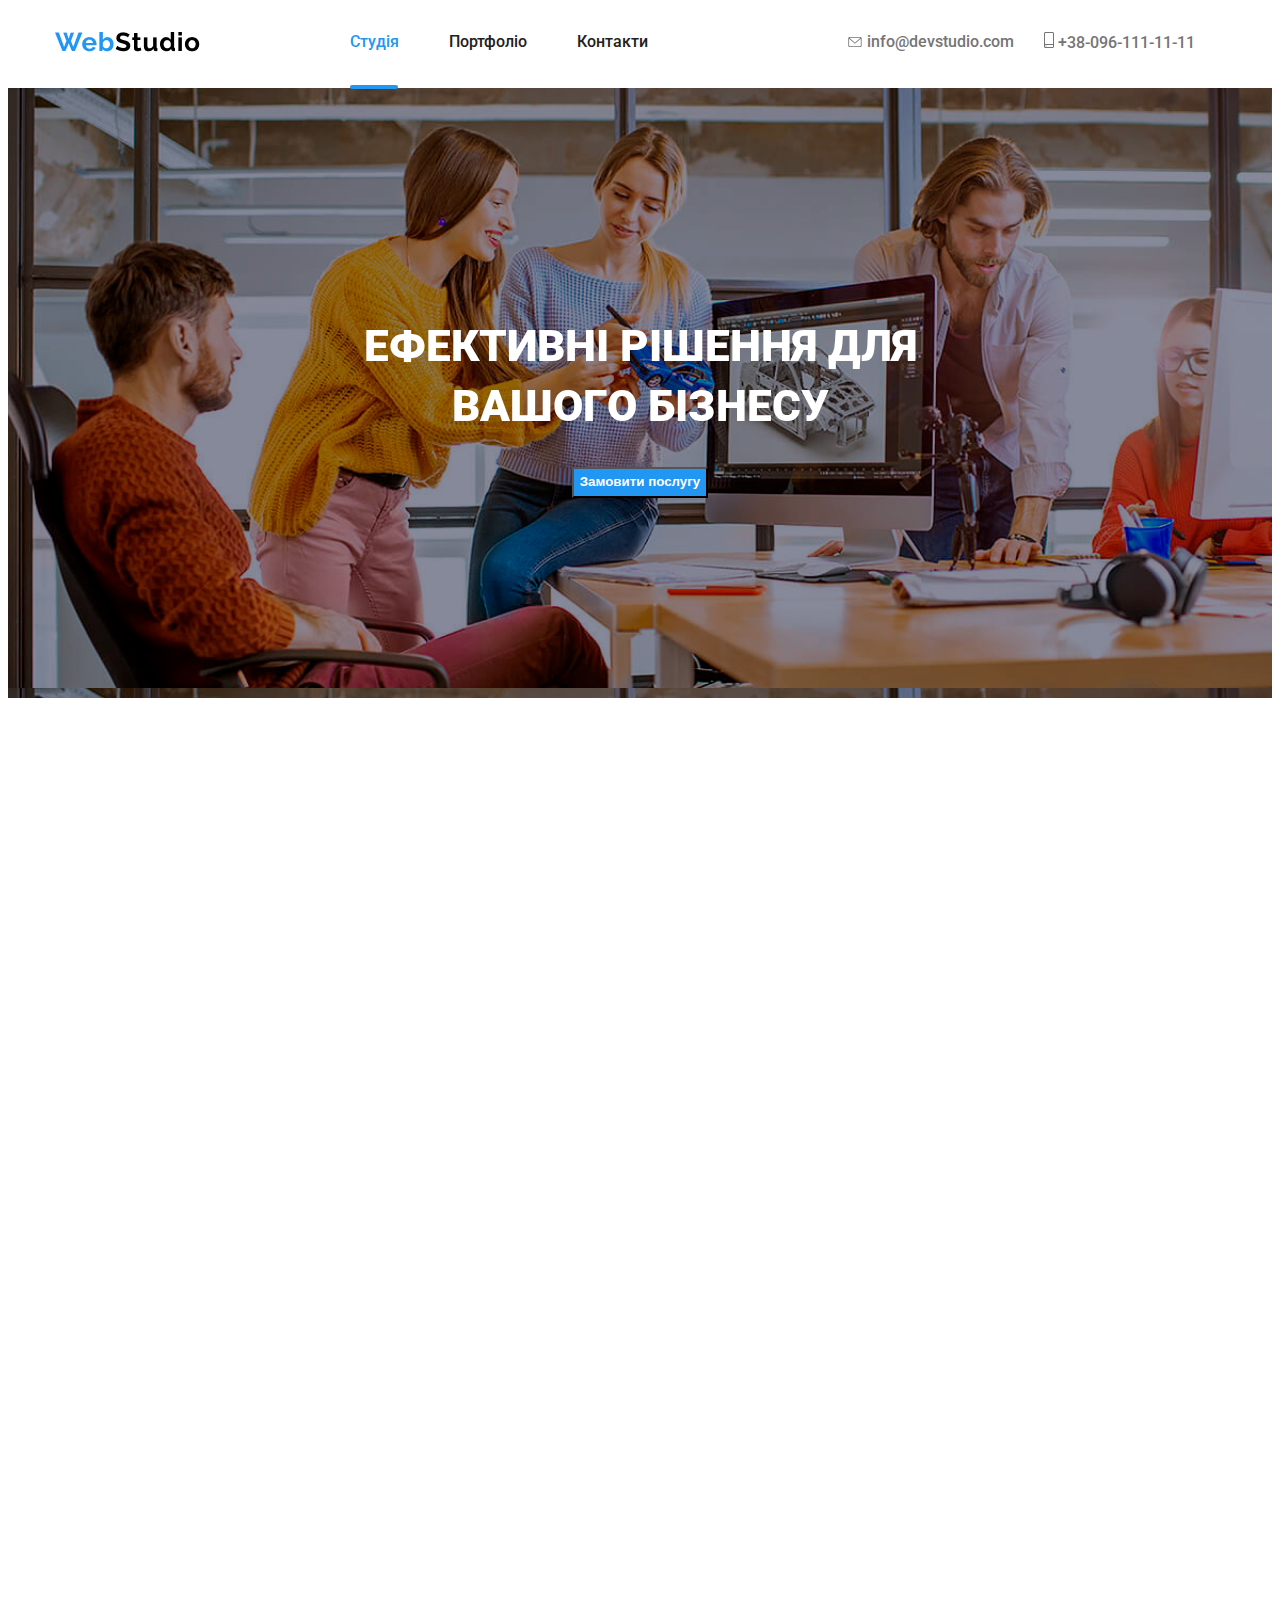
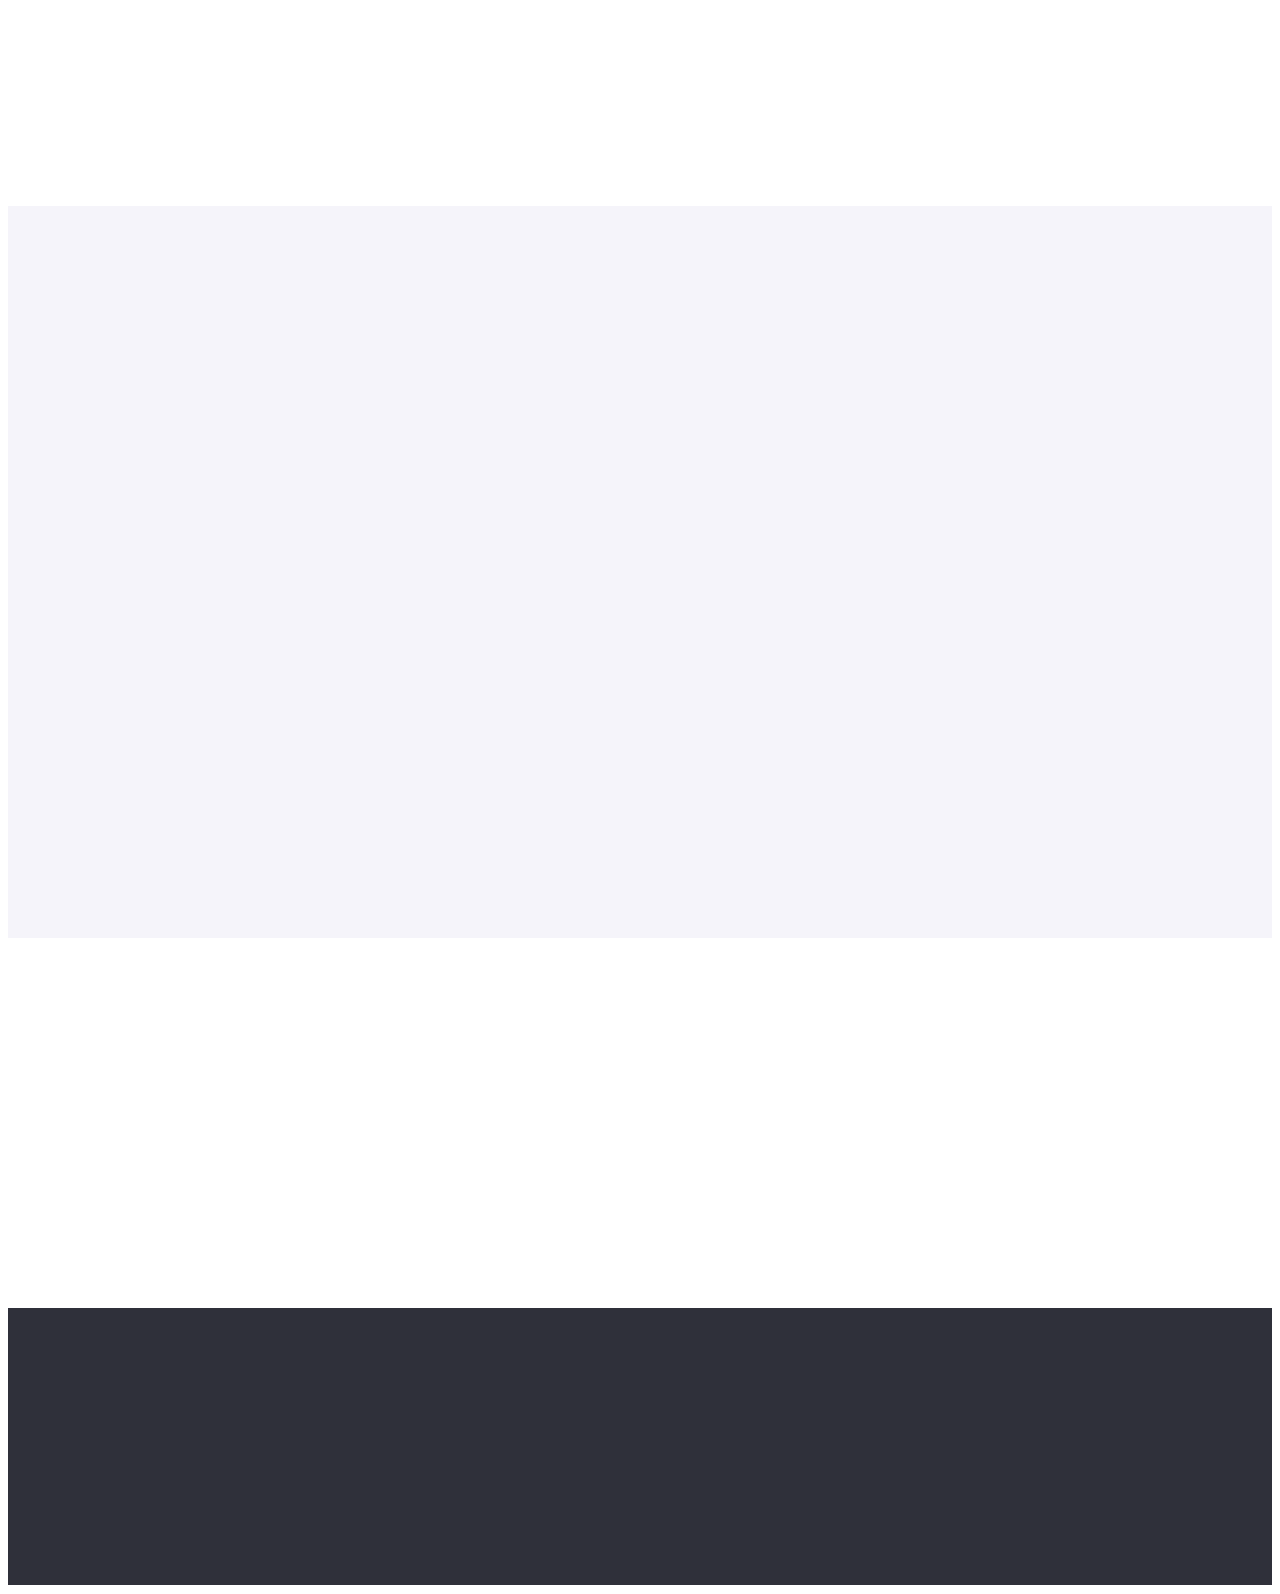
<file: index.html>
<!DOCTYPE html>
<html lang="en">

<head>
  <meta charset="UTF-8">
  <meta name="viewport" content="width=device-width, initial-scale=1.0">
  <title>WebStudio</title>
  <link href="https://unpkg.com/aos@2.3.1/dist/aos.css" rel="stylesheet">
  <link rel="stylesheet" href="https://necolas.github.io/normalize.css/8.0.1/normalize.css">
  <link rel="preconnect" href="https://fonts.googleapis.com">
  <link rel="preconnect" href="https://fonts.gstatic.com" crossorigin>
  <link href="https://fonts.googleapis.com/css2?family=Roboto:wght@400;500;700;900&display=swap" rel="stylesheet">
  <link rel="stylesheet" href="Css/style.css">
</head>

<body>
  <header class="header">
    <div class="container">
      <nav class="header-navigation">
        <ul class="header-list">
          <li class="header-item"><img class="header-photo" src="img/WebStudio-header.png" alt="logo"></li>
          <div class="header-group-1">
            <li class="header-item header-item-group-1"><a class="header-link header-link_active" href="#">Студія</a>
            </li>
            <li class="header-item header-item-group-1"><a class="header-link" href="Portfolio.html">Портфоліо</a></li>
            <li class="header-item header-item-group-1"><a class="header-link" href="#">Контакти</a></li>
          </div>
          <div class="header-group-2">
            <li class="header-item header-item-group-2">
              <a class="header-link header-mail" href="mailto:info@devstudio.com">
                <svg class="header-icon-mail" width="16px" height="10px">
                  <use href="symbol-defs.svg#icon-envelope"></use>
                </svg> info@devstudio.com</a>
            </li>
            <li class="header-item header-item-group-2">
              <a class="header-link header-phone" href="tel:+38-096-111-11-11">
                <svg class="header-icon-smartphone" width="10px" height="16px">
                  <use href="symbol-defs.svg#icon-smartphone"></use>
                </svg> +38-096-111-11-11</a>
            </li>
          </div>
        </ul>
      </nav>
    </div>
  </header>
  <main class="main">
    <section class="section-effective-solutions">
      <div class="container">
        <h1 class="effective-solutions-title" data-aos="fade-up">ЕФЕКТИВНІ РІШЕННЯ ДЛЯ
          <br /> ВАШОГО БІЗНЕСУ
        </h1>
        <button class="effective-solutions-button" data-modal-open data-aos="fade-up">Замовити послугу</button>
      </div>
    </section>
    <section class="section-description">
      <div class="container">
        <ul class="description-list">
          <li class="description-item description-item-1" data-aos="fade-right">
            <h3 class="description-title">УВАГА ДО ДЕТАЛЕЙ</h3>
            <p class="description-text">Ідейні міркування, і навіть початок повсякденної роботи з формування
              позиції.</p>
          </li>
          <li class="description-item description-item-2" data-aos="fade-up">
            <h3 class="description-title">ПУНКТУАЛЬНІСТЬ</h3>
            <p class="description-text">Завдання організації, особливо рамки і місце навчання кадрів тягне у
              себе.</p>
          </li>
          <li class="description-item description-item-3" data-aos="fade-down">
            <h3 class="description-title">ПЛАНУВАННЯ</h3>
            <p class="description-text">Так само консультація з широким активом значною мірою зумовлює.</p>
          </li>
          <li class="description-item description-item-4" data-aos="fade-left">
            <h3 class="description-title">СУЧАСНІ ТЕХНОЛОГІЇ</h3>
            <p class="description-text">Значимість цих проблем настільки очевидна, що реалізація планових
              завдань.</p>
          </li>
        </ul>
      </div>
    </section>
    <section class="section-what-we-do">
      <div class="container">
        <h1 class="what-we-do-title" data-aos="fade-up">Чим ми займаємося</h1>
        <ul class="what-we-do-list">
          <li class="what-we-do-item" data-aos="fade-right">
            <img class="what-we-do-photo" src="img/box 1.jpg">
            <p class="what-we-do-text">Десктопні додатки</p>
          </li>
          <li class="what-we-do-item" data-aos="fade-up">
            <img class="what-we-do-photo" src="img/box 2.png">
            <p class="what-we-do-text">Мобільні додатки</p>
          </li>
          <li class="what-we-do-item" data-aos="fade-left">
            <img class="what-we-do-photo" src="img/box 3.png">
            <p class="what-we-do-text">Дизайнерські рішення</p>
          </li>
        </ul>
      </div>
    </section>
    <section class="section-team">
      <div class="container">
        <h1 class="team-title" data-aos="fade-up">Наша команда</h1>
        <div class="team-container">
          <figure class="team-figure" data-aos="zoom-in-right">
            <img class="team-photo" src="img/imgperson_1.jpg" height="200">
            <figcaption class="team-figcaption">
              <p class="team-text-name"><b>Ігор Дем'яненко</b></p>
              <p class="team-text-job">Product Designer</p>
              <div class="people-sosial-icon">
                <a href="" class="people-link">
                  <svg class="people-sosial-media-icons-svg">
                    <use href="symbol-defs.svg#icon-instagram"></use>
                  </svg>
                </a>
                <a href="" class="people-link">
                  <svg class="people-sosial-media-icons-svg">
                    <use href="symbol-defs.svg#icon-twitter"></use>
                  </svg>
                </a>
                <a href="" class="people-link">
                  <svg class="people-sosial-media-icons-svg">
                    <use href="symbol-defs.svg#icon-facebook"></use>
                  </svg>
                </a>
                <a href="" class="people-link">
                  <svg class="people-sosial-media-icons-svg">
                    <use href="symbol-defs.svg#icon-linkedin"></use>
                  </svg>
                  </i>
                </a>
              </div>
            </figcaption>
          </figure>
          <figure class="team-figure" data-aos="zoom-in-up">
            <img class="team-photo" src="img/imgperson_2.jpg" height="200">
            <figcaption class="team-figcaption">
              <p class="team-text-name"><b>Ольга Рєпіна</b></p>
              <p class="team-text-job">Frontend Developer</p>
              <div class="people-sosial-icon">
                <a href="" class="people-link">
                  <svg class="people-sosial-media-icons-svg">
                    <use href="symbol-defs.svg#icon-instagram"></use>
                  </svg>
                </a>
                <a href="" class="people-link">
                  <svg class="people-sosial-media-icons-svg">
                    <use href="symbol-defs.svg#icon-twitter"></use>
                  </svg>
                </a>
                <a href="" class="people-link">
                  <svg class="people-sosial-media-icons-svg">
                    <use href="symbol-defs.svg#icon-facebook"></use>
                  </svg>
                </a>
                <a href="" class="people-link">
                  <svg class="people-sosial-media-icons-svg">
                    <use href="symbol-defs.svg#icon-linkedin"></use>
                  </svg>
                </a>
              </div>
            </figcaption>
          </figure>
          <figure class="team-figure" data-aos="zoom-in-up">
            <img class="team-photo" src="img/imgperson_3.jpg" height="200">
            <figcaption class="team-figcaption">
              <p class="team-text-name"><b>Микола Тарасов</b></p>
              <p class="team-text-job">Marketing</p>
              <div class="people-sosial-icon">
                <a href="" class="people-link">
                  <svg class="people-sosial-media-icons-svg">
                    <use href="symbol-defs.svg#icon-instagram"></use>
                  </svg>
                </a>
                <a href="" class="people-link">
                  <svg class="people-sosial-media-icons-svg">
                    <use href="symbol-defs.svg#icon-twitter"></use>
                  </svg>
                </a>
                <a href="" class="people-link">
                  <svg class="people-sosial-media-icons-svg">
                    <use href="symbol-defs.svg#icon-facebook"></use>
                  </svg>
                </a>
                <a href="" class="people-link">
                  <svg class="people-sosial-media-icons-svg">
                    <use href="symbol-defs.svg#icon-linkedin"></use>
                  </svg>
                </a>
              </div>
            </figcaption>
          </figure>
          <figure class="team-figure" data-aos="zoom-in-left">
            <img class="team-photo" src="img/imgperson_4.jpg" height="200">
            <figcaption class="team-figcaption">
              <p class="team-text-name"><b>Михайло Єрмаков</b></p>
              <p class="team-text-job">UI Designer</p>
              <div class="people-sosial-icon">
                <a href="" class="people-link">
                  <svg class="people-sosial-media-icons-svg">
                    <use href="symbol-defs.svg#icon-instagram"></use>
                  </svg>
                </a>
                <a href="" class="people-link">
                  <svg class="people-sosial-media-icons-svg">
                    <use href="symbol-defs.svg#icon-twitter"></use>
                  </svg>
                </a>
                <a href="" class="people-link">
                  <svg class="people-sosial-media-icons-svg">
                    <use href="symbol-defs.svg#icon-facebook"></use>
                  </svg>
                </a>
                <a href="" class="people-link">
                  <svg class="people-sosial-media-icons-svg">
                    <use href="symbol-defs.svg#icon-linkedin"></use>
                  </svg>
                </a>
              </div>
            </figcaption>
          </figure>
        </div>
      </div>
    </section>
    <section class="section-regular-clients">
      <div class="container">
        <h2 class="mainn-h1" data-aos="fade-up">Постійні клієнти</h2>
        <ul class="regular-clients-list" data-aos="fade-up">
          <li class="regular-clients-item">
            <a href="" class="regular-clients-link">
              <svg class="regular-clients-svg">
                <use href="symbol-defs.svg#icon-logo-1"></use>
              </svg>
            </a>
          </li>
          <li class="regular-clients-item">
            <a href="" class="regular-clients-link">
              <svg class="regular-clients-svg">
                <use href="symbol-defs.svg#icon-logo-2"></use>
              </svg>
            </a>
          </li>
          <li class="regular-clients-item">
            <a href="" class="regular-clients-link">
              <svg class="regular-clients-svg">
                <use href="symbol-defs.svg#icon-logo-3"></use>
              </svg>
            </a>
          </li>
          <li class="regular-clients-item">
            <a href="" class="regular-clients-link">
              <svg class="regular-clients-svg">
                <use href="symbol-defs.svg#icon-logo-4"></use>
              </svg>
            </a>
          </li>
          <li class="regular-clients-item">
            <a href="" class="regular-clients-link">
              <svg class="regular-clients-svg">
                <use href="symbol-defs.svg#icon-logo-5"></use>
              </svg>
            </a>
          </li>
          <li class="regular-clients-item">
            <a href="" class="regular-clients-link">
              <svg class="regular-clients-svg">
                <use href="symbol-defs.svg#icon-logo-6"></use>
              </svg>
            </a>
          </li>
        </ul>
      </div>
    </section>
  </main>
  <footer class="footer">
    <div class="container">
      <div class="footer-wrap">
        <div class="footer-wrap-one" data-aos="zoom-in-right">
          <img class="footer-img" src="img/WebStudio.png">
          <div class="footer-div">
            <address class="footer-p">м. Київ, пр-т Лесі Українки, 26</address>
            <p class="footer-text">info@devstudio.com</p>
            <p class="footer-text">+38 096 111 11 11</p>
          </div>
        </div>
        <div class="footer-wrap-two" data-aos="zoom-in-up">
          <h3 class="footer-invite">Приєднуйтесь</h3>
          <div class="section-four-link-list footer-list">
            <a href="" class="section-four-link-item footer-link">
              <svg class="sosial-media-icons-svg">
                <use href="symbol-defs.svg#icon-instagram"></use>
              </svg>
            </a>
            <a href="" class="section-four-link-item footer-link">
              <svg class="sosial-media-icons-svg">
                <use href="symbol-defs.svg#icon-twitter"></use>
              </svg>
            </a>
            <a href="" class="section-four-link-item footer-link">
              <svg class="sosial-media-icons-svg">
                <use href="symbol-defs.svg#icon-facebook"></use>
              </svg>
            </a>
            <a href="" class="section-four-link-item footer-link">
              <svg class="sosial-media-icons-svg">
                <use href="symbol-defs.svg#icon-linkedin"></use>
              </svg>
            </a>
          </div>
        </div>
        <div class="footer-wrap-three" data-aos="zoom-in-left">
          <h3 class="footer-subscribe">Підпишіться на розсилку</h3>
          <div class="footer-wrap-3-1">
            <form class="footer-wrap-3-form">
              <label class="footer-wrap-3-label">
                <input class="subscribe-input" type="email" name="email" placeholder="Your e-mail*" required>
              </label>
            </form>
            <button class="footer-subscribe-button">
              Підписатися
              <svg class="footer-wrap-3-svg">
                <use href="symbol-defs.svg#icon-sent" class="icon-sent"></use>
              </svg>
            </button>
          </div>
        </div>
      </div>
    </div>

  </footer>
  <div data-modal class="modal is-hidden">
    <div class="modal-content">
      <span class="close" data-modal-close>&times;</span>
      <!-- modal content here -->
      <h3 class="modal-title">Залиште свої дані, ми вам передзвонимо</h3>
      <form class="modal-form">
        <div class="label-input-wrap">
          <label for="name" class="modal-label label-name">Ім'я</label>
          <input class="form-input input-with-icon" type="text" name="name" placeholder="" minlength="3" required
            pattern="^[a-zA-Z]+\s[a-zA-Z]+$" title="Username must be two words separated by space.">
          <span class="icon-span">
            <svg class="input-svg">
              <use class="svg" href="symbol-defs.svg#icon-person"></use>
            </svg>
          </span>
        </div>
        <div class="label-input-wrap">
          <label for="name" class="modal-label label-telephone">Телефон</label>
          <input class="form-input input-with-icon" type="tel" name="tel" placeholder="" required min="10" max="20">
          <span class="icon-span">
            <svg class="input-svg">
              <use class="svg" href="symbol-defs.svg#icon-call"></use>
            </svg>
          </span>
        </div>
        <div class="label-input-wrap">
          <label for="name" class="modal-label label-email">Пошта</label>
          <input class="form-input input-with-icon" type="email" name="email" placeholder="" required>
          <span class="icon-span">
            <svg class="input-svg">
              <use class="svg" href="symbol-defs.svg#icon-email"></use>
            </svg>
          </span>
        </div>
        <div class="comment-wrap">
          <label class="modal-label label-comment">Коментар</label>
          <textarea class="form-input" name="message" id="comment" cols="30" rows="10" placeholder="Введіть текст"
            required minlength="20"></textarea>
        </div>
        <div class="checkbox-wrap">
          <input type="checkbox" name="confirm" id="confirm" class="input-checkbox" required>
          <label class="modal-label-2">Погоджуюся з розсилкою та приймаю
            <span class="modal-span">Умови договору</span></label>
        </div>
        <button class="modal-sent-button">Відправити</button>
      </form>
    </div>
  </div>
  <script src="https://unpkg.com/aos@2.3.1/dist/aos.js"></script>
  <script>
    AOS.init();
  </script>
  <script src="model.js"></script>
</body>

</html>
</file>
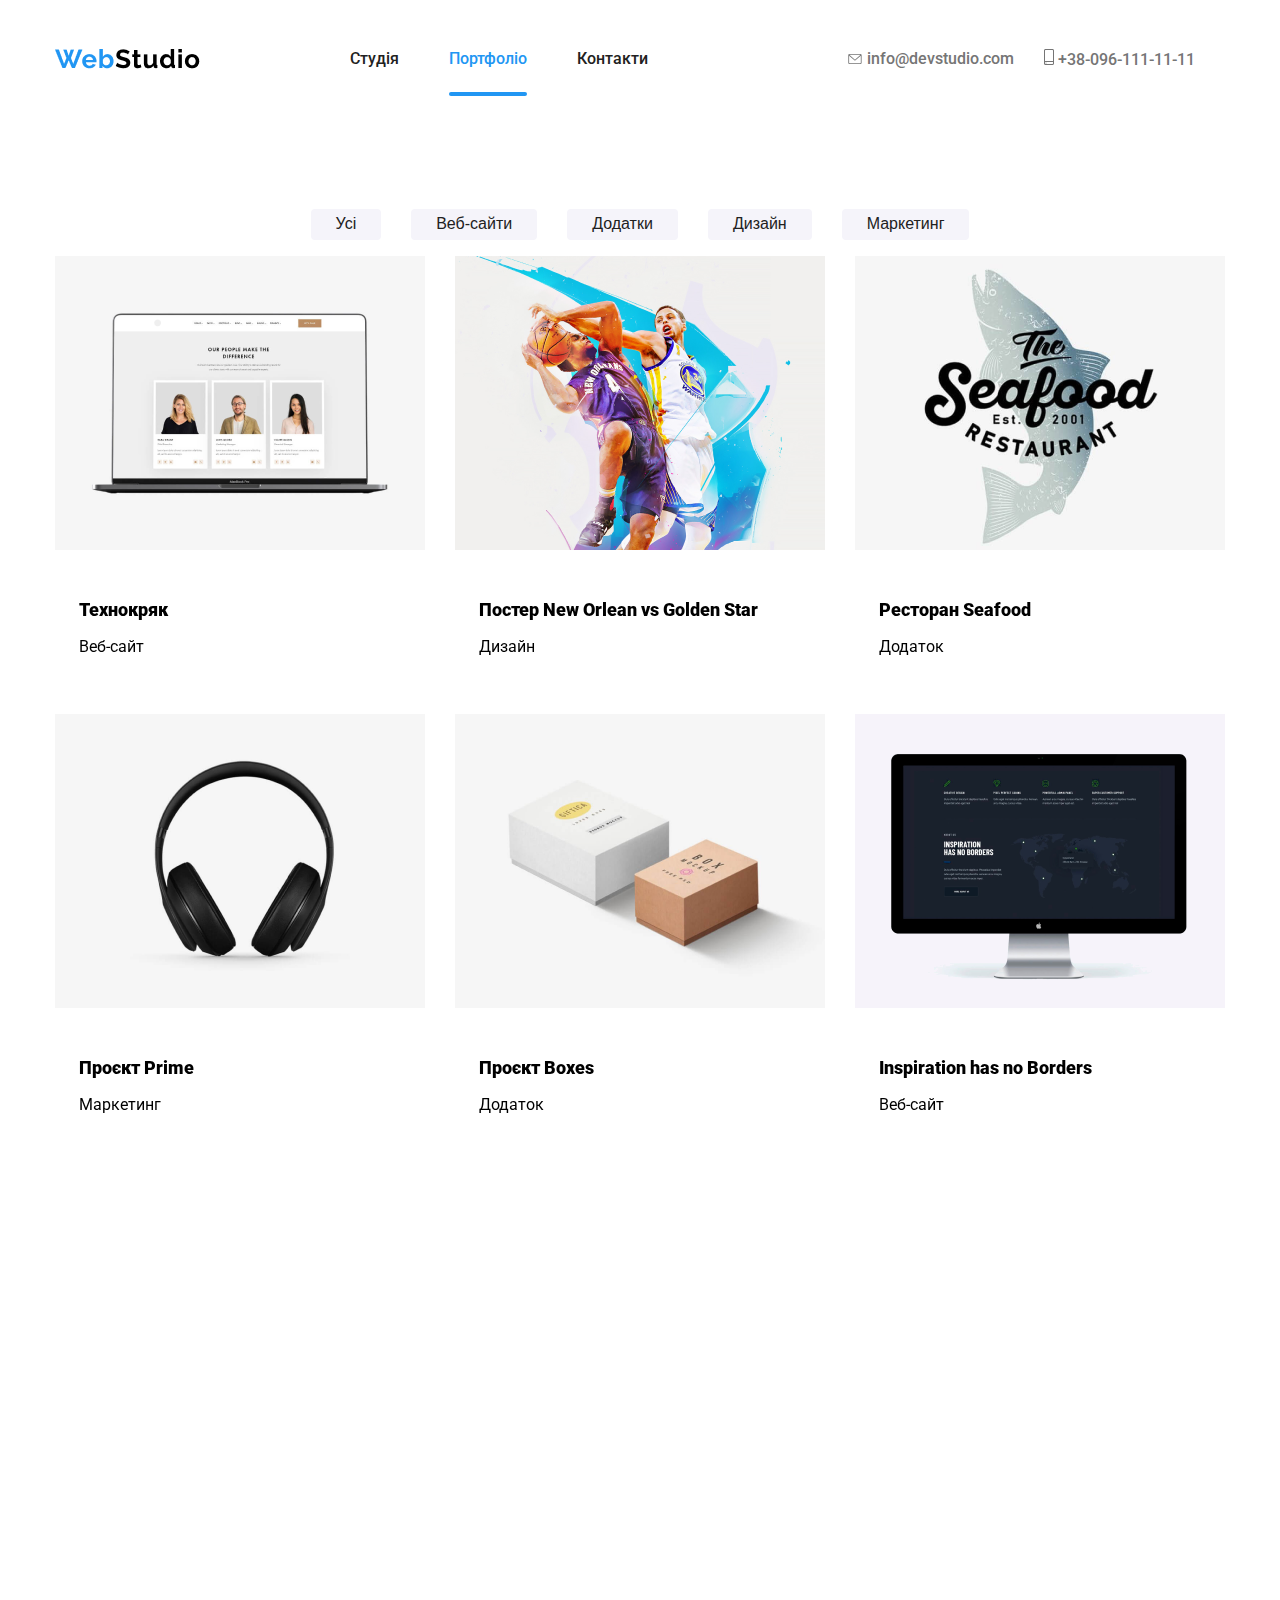
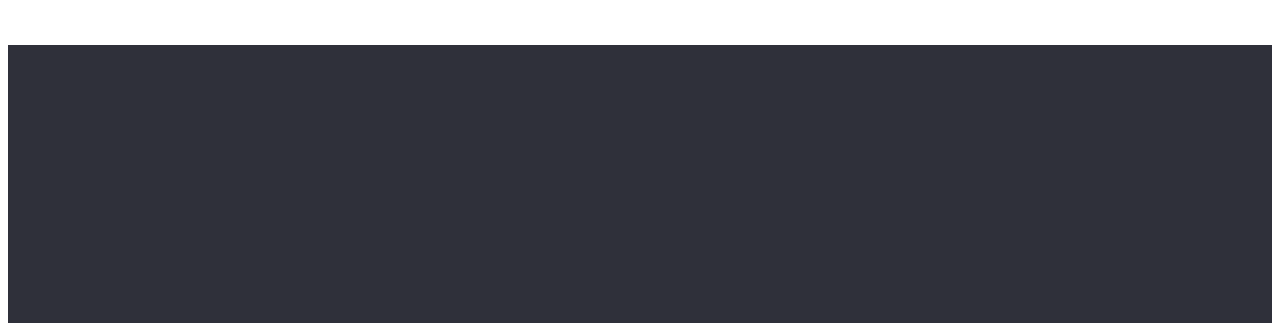
<file: Portfolio.html>
<!DOCTYPE html>
<html lang="en">

<head>
    <meta charset="UTF-8">
    <meta name="viewport" content="width=device-width, initial-scale=1.0">
    <title>Portfolio</title>
    <link href="https://unpkg.com/aos@2.3.1/dist/aos.css" rel="stylesheet">
    <link rel="stylesheet" href="https://necolas.github.io/normalize.css/8.0.1/normalize.css">
    <link rel="preconnect" href="https://fonts.googleapis.com">
    <link rel="preconnect" href="https://fonts.gstatic.com" crossorigin>
    <link href="https://fonts.googleapis.com/css2?family=Roboto:wght@400;500;700&display=swap" rel="stylesheet">
    <link rel="stylesheet" href="Css/Portfolio.css">
</head>

<body>
    <header class="header">
        <div class="container">
            <nav class="header-navigation">
                <ul class="header-list">
                    <li class="header-item"><img class="header-photo" src="img/WebStudio-header.png" alt="logo"></li>
                    <div class="header-group-1">
                        <li class="header-item header-item-group-1"><a class="header-link" href="index.html">Студія</a>
                        </li>
                        <li class="header-item header-item-group-1 "><a class="header-link header-link_active"
                                href="Portfolio.html">Портфоліо</a></li>
                        <li class="header-item header-item-group-1"><a class="header-link" href="#">Контакти</a></li>
                    </div>
                    <div class="header-group-2">
                        <li class="header-item header-item-group-2">
                            <a class="header-link header-mail" href="mailto:info@devstudio.com">
                                <svg class="header-icon-mail header-icon" width="16px" height="10px">
                                    <use href="symbol-defs.svg#icon-envelope"></use>
                                </svg> info@devstudio.com</a>
                        </li>
                        <li class="header-item header-item-group-2">
                            <a class="header-link header-phone" href="tel:+38-096-111-11-11">
                                <svg class="header-icon-smartphone header-icon" width="10px" height="16px">
                                    <use href="symbol-defs.svg#icon-smartphone"></use>
                                </svg> +38-096-111-11-11</a>
                        </li>
                    </div>
                </ul>
            </nav>
        </div>
    </header>
    <main>
        <section class="section-buttons">
            <div class="container">
                <ul class="buttons-list">
                    <li class="buttons-item"><button class="button"  data-aos="zoom-in-right">Усі</button></li>
                    <li class="buttons-item"><button class="button"  data-aos="zoom-in-down">Веб-сайти</button></li>
                    <li class="buttons-item"><button class="button"  data-aos="zoom-in-up">Додатки</button></li>
                    <li class="buttons-item"><button class="button"  data-aos="zoom-in-down">Дизайн</button></li>
                    <li class="buttons-item"><button class="button"  data-aos="zoom-in-left">Маркетинг</button></li>
                </ul>
            </div>
        </section>
        <section class="section-photos">
            <div class="container">
                <ul class="fotos-list">
                    <li class="fotos-item"  data-aos="fade-up">
                        <figure class="fotos-figure">
                            <div class="figure-img-wrap">
                                <img src="img/img (2).png" class="photo">
                                <div class="photo-overlay">
                                    <p class="overlay-text">Ресурс пропонує комплексні пропозиції з різним рівнем
                                        функціоналу та сервісів. Все це дозволить відвідувачу отримати вичерпні
                                        відомості про компанію чи приватну особу.</p>
                                </div>
                            </div>
                            <figcaption class="photos-figcaption">
                                <p class="photo-description"><b>Технокряк</b></p>
                                <p class="photo-type">Веб-сайт</p>
                            </figcaption>
                        </figure>
                    </li>
                    <li class="fotos-item"  data-aos="fade-up">
                        <figure class="fotos-figure">
                            <div class="figure-img-wrap">
                                <img src="img/img (3).png" class="photo">
                                <div class="photo-overlay">
                                    <p class="overlay-text">Ресурс пропонує комплексні пропозиції з різним рівнем
                                        функціоналу та сервісів. Все це дозволить відвідувачу отримати вичерпні
                                        відомості про компанію чи приватну особу.</p>
                                </div>
                            </div>
                            <figcaption class="photos-figcaption">
                                <p class="photo-description"><b>Постер New Orlean vs Golden Star</b></p>
                                <p class="photo-type">Дизайн</p>
                            </figcaption>
                        </figure>
                    </li>
                    <li class="fotos-item"  data-aos="fade-up">
                        <figure class="fotos-figure">
                            <div class="figure-img-wrap">
                                <img src="img/img (4).png" class="photo">
                                <div class="photo-overlay">
                                    <p class="overlay-text">Ресурс пропонує комплексні пропозиції з різним рівнем
                                        функціоналу та сервісів. Все це дозволить відвідувачу отримати вичерпні
                                        відомості про компанію чи приватну особу.</p>
                                </div>
                            </div>
                            <figcaption class="photos-figcaption">
                                <p class="photo-description"><b>Ресторан Seafood</b></p>
                                <p class="photo-type">Додаток</p>
                            </figcaption>
                        </figure>
                    </li>
                    <li class="fotos-item"  data-aos="fade-up">
                        <figure class="fotos-figure">
                            <div class="figure-img-wrap">
                                <img src="img/img (5).png" class="photo">
                                <div class="photo-overlay">
                                    <p class="overlay-text">Ресурс пропонує комплексні пропозиції з різним рівнем
                                        функціоналу та сервісів. Все це дозволить відвідувачу отримати вичерпні
                                        відомості про компанію чи приватну особу.</p>
                                </div>
                            </div>
                            <figcaption class="photos-figcaption">
                                <p class="photo-description"><b>Проєкт Prime</b></p>
                                <p class="photo-type">Маркетинг</p>
                            </figcaption>
                        </figure>
                    </li>
                    <li class="fotos-item" data-aos="fade-up">
                        <figure class="fotos-figure">
                            <div class="figure-img-wrap">
                                <img src="img/img (6).png" class="photo">
                                <div class="photo-overlay">
                                    <p class="overlay-text">Ресурс пропонує комплексні пропозиції з різним рівнем
                                        функціоналу та сервісів. Все це дозволить відвідувачу отримати вичерпні
                                        відомості про компанію чи приватну особу.</p>
                                </div>
                            </div>
                            <figcaption class="photos-figcaption">
                                <p class="photo-description"><b>Проєкт Boxes</b></p>
                                <p class="photo-type">Додаток</p>
                            </figcaption>
                        </figure>
                    </li>
                    <li class="fotos-item"  data-aos="fade-up">
                        <figure class="fotos-figure">
                            <div class="figure-img-wrap">
                                <img src="img/img (7).png" class="photo">
                                <div class="photo-overlay">
                                    <p class="overlay-text">Ресурс пропонує комплексні пропозиції з різним рівнем
                                        функціоналу та сервісів. Все це дозволить відвідувачу отримати вичерпні
                                        відомості про компанію чи приватну особу.</p>
                                </div>
                            </div>
                            <figcaption class="photos-figcaption">
                                <p class="photo-description"><b>Inspiration has no Borders</b></p>
                                <p class="photo-type">Веб-сайт</p>
                            </figcaption>
                        </figure class="fotos-figure">
                    </li>
                    <li class="fotos-item"  data-aos="fade-up">
                        <figure class="fotos-figure">
                            <div class="figure-img-wrap">
                                <img src="img/img (8).png" class="photo">
                                <div class="photo-overlay">
                                    <p class="overlay-text">Ресурс пропонує комплексні пропозиції з різним рівнем
                                        функціоналу та сервісів. Все це дозволить відвідувачу отримати вичерпні
                                        відомості про компанію чи приватну особу.</p>
                                </div>
                            </div>
                            <figcaption class="photos-figcaption">
                                <p class="photo-description"><b>Видання Limited Edition</b></p>
                                <p class="photo-type">Дизайн</p>
                            </figcaption>
                        </figure>
                    </li>
                    <li class="fotos-item"  data-aos="fade-up">
                        <figure class="fotos-figure">
                            <div class="figure-img-wrap">
                                <img src="img/img (9).png" class="photo">
                                <div class="photo-overlay">
                                    <p class="overlay-text">Ресурс пропонує комплексні пропозиції з різним рівнем
                                        функціоналу та сервісів. Все це дозволить відвідувачу отримати вичерпні
                                        відомості про компанію чи приватну особу.</p>
                                </div>
                            </div>
                            <figcaption class="photos-figcaption">
                                <p class="photo-description"><b>Проєкт LAB</b></p>
                                <p class="photo-type">Маркетинг</p>
                            </figcaption>
                        </figure>
                    </li>
                    <li class="fotos-item"  data-aos="fade-up">
                        <figure class="fotos-figure">
                            <div class="figure-img-wrap">
                                <img src="img/img (10).png" class="photo">
                                <div class="photo-overlay">
                                    <p class="overlay-text">Ресурс пропонує комплексні пропозиції з різним рівнем
                                        функціоналу та сервісів. Все це дозволить відвідувачу отримати вичерпні
                                        відомості про компанію чи приватну особу.</p>
                                </div>
                            </div>
                            <figcaption class="photos-figcaption">
                                <p class="photo-description"><b>Growing Business</b></p>
                                <p class="photo-type">Додаток</p>
                            </figcaption>
                        </figure>
                    </li>
                </ul>
            </div>
        </section>
    </main>
    <footer class="footer">
        <div class="container">
          <div class="footer-wrap">
            <div class="footer-wrap-one" data-aos="zoom-in-right">
              <img class="footer-img" src="img/WebStudio.png">
              <div class="footer-div">
                <address class="footer-p">м. Київ, пр-т Лесі Українки, 26</address>
                <p class="footer-text">info@devstudio.com</p>
                <p class="footer-text">+38 096 111 11 11</p>
              </div>
            </div>
            <div class="footer-wrap-two" data-aos="zoom-in-up">
              <h3 class="footer-invite">Приєднуйтесь</h3>
              <div class="section-four-link-list footer-list">
                <a href="" class="section-four-link-item footer-link">
                  <svg class="sosial-media-icons-svg">
                    <use href="symbol-defs.svg#icon-instagram"></use>
                  </svg>
                </a>
                <a href="" class="section-four-link-item footer-link">
                  <svg class="sosial-media-icons-svg">
                    <use href="symbol-defs.svg#icon-twitter"></use>
                  </svg>
                </a>
                <a href="" class="section-four-link-item footer-link">
                  <svg class="sosial-media-icons-svg">
                    <use href="symbol-defs.svg#icon-facebook"></use>
                  </svg>
                </a>
                <a href="" class="section-four-link-item footer-link">
                  <svg class="sosial-media-icons-svg">
                    <use href="symbol-defs.svg#icon-linkedin"></use>
                  </svg>
                </a>
              </div>
            </div>
            <div class="footer-wrap-three" data-aos="zoom-in-left">
              <h3 class="footer-subscribe">Підпишіться на розсилку</h3>
              <div class="footer-wrap-3-1">
                <form class="footer-wrap-3-form">
                  <label class="footer-wrap-3-label">
                    <input class="subscribe-input" type="email" name="email" placeholder="Your e-mail*" required>
                  </label>
                </form>
                <button class="footer-subscribe-button">
                  Підписатися
                  <svg class="footer-wrap-3-svg">
                    <use href="symbol-defs.svg#icon-sent" class="icon-sent"></use>
                  </svg>
                </button>
              </div>
            </div>
          </div>
        </div>
    
      </footer>
      <script src="https://unpkg.com/aos@2.3.1/dist/aos.js"></script>
      <script>
        AOS.init();
      </script>
</body>

</html>
</file>
<file: Css/style.css>
ul {
  list-style: none;
  padding: 0;
}

body {
  font-family: "Roboto", sans-serif;
}

.container {
  width: 1170px;
  margin: 0 auto;
  padding: 0 15px;
}

.checkbox-wrap, .footer-subscribe-button, h1.team-title, .what-we-do-title, .effective-solutions-title {
  display: flex;
  justify-content: center;
}

.comment-wrap, .label-input-wrap, .modal-form, .modal-content {
  display: flex;
  flex-direction: column;
}

.footer-wrap, .team-container, ul {
  display: flex;
  justify-content: space-between;
}

.header {
  background-color: #FFFFFF;
}
.header-group-1 {
  display: flex;
}
.header-item-group-1 {
  margin-right: 50px;
}
.header-group-2 {
  display: flex;
}
.header-item-group-2 {
  margin-right: 30px;
  color: #757575;
}

.header-link {
  font-weight: 500;
  line-height: 117%;
  color: #212121;
  text-decoration: none;
  transition: color 250ms cubic-bezier(0.4, 0, 0.2, 1), fill 250ms cubic-bezier(0.4, 0, 0.2, 1);
}
.header-link:hover {
  color: #2196F3;
  fill: #2196F3;
}

.header-mail {
  color: #757575;
  fill: #757575;
}

.header-phone {
  color: #757575;
  fill: #757575;
}

.header-link_active {
  color: #2196F3;
  position: relative;
  width: 45px;
}
.header-link_active::after {
  content: "";
  position: absolute;
  width: 48px;
  height: 4px;
  background-color: #2196F3;
  bottom: -38px;
  left: 0;
  border-radius: 2px;
}

.header-list {
  margin: 32px 0;
}

.section-effective-solutions {
  background-image: url("../img/section-background.png");
  padding: 200px 0px;
}

.effective-solutions-title {
  font-weight: 900;
  line-height: 136%;
  color: #FFFFFF;
  margin-bottom: 30px;
  font-size: 44px;
  text-align: center;
}

.effective-solutions-button {
  background-color: #2196F3;
  color: #FFFFFF;
  font-weight: 700;
  line-height: 187%;
  margin: 0 auto;
  display: block;
}

.section-description {
  background-color: #FFFFFF;
  padding: 94px 0;
}

h3.description-title {
  color: #212121;
  font-weight: 700;
  line-height: 114%;
}

p.description-text {
  color: #757575;
  font-weight: 400;
  line-height: 171%;
}

.description-list {
  display: flex;
  justify-content: space-evenly;
}

.description-item {
  width: 270px;
}
.description-item::before {
  background-color: #F5F4FA;
  width: 100%;
  padding: 25px 0;
  display: block;
  text-align: center;
}

.description-item-1::before {
  content: url("../img/antenna.png");
}

.description-item-2::before {
  content: url("../img/Clock.png");
}

.description-item-3::before {
  content: url("../img/computer-diagram.png");
}

.description-item-4::before {
  content: url("../img/astronaut.png");
}

.section-what-we-do {
  background-color: #FFFFFF;
  padding: 94px 0;
}

.what-we-do-title {
  line-height: 116%;
  color: #212121;
  margin-bottom: 50px;
}

.what-we-do-item {
  position: relative;
}

.what-we-do-photo {
  width: 100%;
  height: 100%;
  -o-object-fit: cover;
     object-fit: cover;
  display: block;
}

.what-we-do-text {
  width: 100%;
  position: absolute;
  bottom: 0;
  left: 0;
  color: #FFFFFF;
  background-color: rgba(47, 48, 58, 0.8);
  margin: 0;
  font-weight: 700;
  font-size: 14px;
  text-align: center;
  line-height: 117%;
  padding: 27px 0 27px 0;
}

.section-team {
  background-color: #F5F4FA;
  padding: 94px 0;
}

h1.team-title {
  color: #212121;
  line-height: 116%;
  margin-bottom: 50px;
}

.team-figure {
  margin: 0;
  width: 270px;
  background-color: #FFFFFF;
  box-shadow: 0 2px 3px #000000;
}

.team-photo {
  width: 100%;
  height: 260px;
}

.team-container {
  flex-direction: row;
}

.team-text-name {
  font-weight: 500;
  color: #212121;
  line-height: 118%;
  font-size: 16px;
  text-align: center;
}

.team-text-job {
  font-weight: 400;
  color: #757575;
  line-height: 118%;
  font-size: 16px;
  text-align: center;
}

.sosial-media-icons-svg {
  width: 20px;
  height: 20px;
  fill: #FFFFFF;
}

.people-sosial-media-icons-svg {
  width: 20px;
  height: 20px;
  fill: #AFB1B8;
  padding: 10px;
  transition: fill 250ms cubic-bezier(0.4, 0, 0.2, 1);
}
.people-sosial-media-icons-svg:hover {
  fill: #FFFFFF;
}

.people-sosial-icon {
  text-align: center;
}

.people-link {
  width: 40px;
  height: 40px;
  display: inline-block;
  margin-right: 10px;
  border-radius: 50%;
  text-align: center;
  align-content: center;
  background-color: #FFFFFF;
  margin-bottom: 30px;
  margin-top: 16px;
  transition: background-color 250ms cubic-bezier(0.4, 0, 0.2, 1);
}
.people-link:hover {
  background-color: #2196F3;
}

.section-regular-clients {
  padding: 94px 0;
}

.regular-clients-link {
  border: 1px solid #757575;
  width: 170px;
  display: block;
  text-align: center;
  transition: border-color 250ms cubic-bezier(0.4, 0, 0.2, 1);
}
.regular-clients-link:hover {
  border: 1px solid #2196F3;
}

.regular-clients-svg {
  width: 106px;
  height: 60px;
  padding: 16px 32px;
  fill: #AFB1B8;
  transition: fill 250ms cubic-bezier(0.4, 0, 0.2, 1);
}
.regular-clients-svg:hover {
  fill: #2196F3;
}

.footer {
  background-color: #2F303A;
  padding: 60px 0;
}

.footer-p {
  color: #FFFFFF;
  line-height: 171%;
  font-weight: 400;
  font-size: 14px;
  font-style: normal;
}

.footer-text {
  color: #757575;
  font-size: 14px;
  line-height: 171%;
  font-weight: 400;
}

.footer-img {
  margin-bottom: 20px;
}

.footer-invite {
  color: #FFFFFF;
  font-weight: 700;
  font-size: 14px;
  line-height: 117%;
}

.footer-wrap-two {
  margin-left: 70px;
}

.footer-link {
  width: 40px;
  height: 40px;
  margin-right: 10px;
  margin-top: 20px;
  text-align: center;
  align-content: center;
  border-radius: 50%;
  background-color: rgba(255, 255, 255, 0.1019607843);
  display: inline-block;
  transition: background-color 250ms cubic-bezier(0.4, 0, 0.2, 1);
}
.footer-link:hover {
  background-color: #2196F3;
}

.footer-subscribe {
  color: #FFFFFF;
  font-weight: 700;
  font-size: 14px;
  line-height: 117%;
}

.footer-subscribe-button {
  font-weight: 700;
  align-items: center;
  background-color: #2196F3;
  color: #FFFFFF;
  width: 200px;
  height: 50px;
  border-radius: 4px;
  margin-left: 12px;
}

.footer-wrap-3-1 {
  display: flex;
}

.subscribe-input {
  border: 1px solid rgba(255, 255, 255, 0.1019607843);
  width: 358px;
  height: 50px;
  border-radius: 4px;
  padding-left: 16px;
}

.footer-wrap-3-svg {
  fill: #FFFFFF;
  height: 24px;
  width: 24px;
  align-self: center;
}

.sosial-media-icons-svg {
  width: 20px;
  height: 20px;
  fill: #FFFFFF;
}
.sosial-media-icons-svg:hover {
  fill: #FFFFFF;
}

.modal-label-2 {
  font-weight: 400;
  color: #212121;
  margin-left: 8px;
}

.modal-span {
  color: #2196F3;
  border-bottom: 1px solid #2196F3;
}

.modal-label {
  margin-bottom: 4px;
}

.modal-sent-button {
  width: 200px;
  height: 50px;
  background-color: #2196F3;
  border-radius: 4px;
  font-size: 16px;
  font-weight: 700;
  align-self: center;
  line-height: 187.5%;
  color: #FFFFFF;
  border-color: #2196F3;
}

.input-checkbox {
  width: 16px;
  height: 16px;
}

.modal {
  position: fixed;
  top: 0;
  left: 0;
  width: 100%;
  height: 100%;
  background-color: rgba(0, 0, 0, 0.4);
  opacity: 1;
  transition: opacity 250ms cubic-bezier(0.47, 0, 0.745, 0.715);
}

.modal-content {
  position: absolute;
  top: 50%;
  left: 50%;
  min-width: 500px;
  min-height: 300px;
  padding: 15px;
  background-color: #fefeff;
  transform: scale(1) translate(-50%, -50%);
  transition: transform 250ms cubic-bezier(0.47, 0, 0.745, 0.715);
}

.modal.is-hidden {
  opacity: 0;
  pointer-events: none;
}

.modal.is-hidden .modal-content {
  transform: scale(0.8) translate(-60%, -60%);
}

.modal-title {
  font-family: Roboto;
  font-size: 20px;
  font-weight: 700;
  line-height: 117%;
  text-align: center;
}

.label-input-wrap {
  position: relative;
}

.comment-wrap {
  margin-bottom: 20px;
}

.form-input {
  resize: none;
  border-radius: 4px;
  border: 1px solid rgba(33, 33, 33, 0.2);
  margin-bottom: 10px;
  transition: border-color 250ms cubic-bezier(0.4, 0, 0.2, 1);
}
.form-input:focus {
  border: 1px solid #2196F3;
  border-radius: 2px;
  outline-width: 0;
}

.label-input-wrap:focus-within .input-svg {
  fill: #2196F3;
}

.checkbox-wrap {
  margin-bottom: 30px;
}

.input-svg {
  position: absolute;
  top: 23px;
  left: 0;
  width: 18px;
  height: 18px;
  fill: #212121;
  padding: 12px 11px;
  transition: fill 250ms cubic-bezier(0.4, 0, 0.2, 1);
}

.label-input-wrap .input-with-icon {
  padding-left: 42px;
}

.input-with-icon {
  height: 40px;
}

.no-scroll {
  overflow: hidden;
}

.close {
  color: #aaa;
  display: block;
  margin-left: auto;
  font-size: 28px;
  font-weight: bold;
  transition: color 250ms cubic-bezier(0.4, 0, 0.2, 1);
}
.close:hover, .close:focus {
  color: #2196F3;
  text-decoration: none;
  cursor: pointer;
}
</file>
<file: Css/Portfolio.css>
.color_blue {
  color: blue;
}

ul {
  list-style: none;
  padding: 0;
  display: flex;
  justify-content: space-between;
}

.container {
  width: 1170px;
  margin: 0 auto;
  padding: 0 15px;
}

body {
  font-family: "Roboto", sans-serif;
}

.header {
  background-color: #FFFFFF;
  padding: 25px 0;
  border-bottom: 1px solid rgba(255, 255, 255, 0.6);
}

.header-link {
  font-weight: 500;
  line-height: 117%;
  color: #212121;
  text-decoration: none;
  transition: color 250ms cubic-bezier(0.4, 0, 0.2, 1);
}

.header-group-1 {
  display: flex;
}

.header-item-group-1 {
  margin-right: 50px;
}

.header-group-2 {
  display: flex;
}

.header-item-group-2 {
  margin-right: 30px;
  color: #757575;
}

.header-mail {
  color: #757575;
  fill: #757575;
}

.header-phone {
  color: #757575;
  fill: #757575;
}

.header-link:hover {
  color: #2196F3;
  fill: #2196F3;
}

.header-link_active {
  color: #2196F3;
  position: relative;
  width: 72px;
}

.header-link_active::after {
  content: "";
  position: absolute;
  width: 78px;
  height: 4px;
  background-color: #2196F3;
  bottom: -28px;
  left: 0;
  border-radius: 2px;
}

.header-icon {
  transition: fill 250ms cubic-bezier(0.4, 0, 0.2, 1);
}

.section-buttons {
  margin-top: 94px;
}

.buttons-list {
  display: flex;
  justify-content: center;
}

.buttons-item:not(:last-child) {
  margin-right: 30px;
}

.button {
  background-color: #F5F4FA;
  color: #212121;
  line-height: 117%;
  font-weight: 500;
  font-size: 16px;
  padding: 6px 25px;
  border: 0;
  border-radius: 4px;
  transition: color 250ms cubic-bezier(0.4, 0, 0.2, 1), box-shadow 250ms cubic-bezier(0.4, 0, 0.2, 1), background-color 250ms cubic-bezier(0.4, 0, 0.2, 1);
}

.button:hover {
  background-color: #2196F3;
  color: #FFFFFF;
  line-height: 117%;
  font-weight: 500;
  font-size: 16px;
  padding: 6px 25px;
  border: 0;
  border-radius: 4px;
  box-shadow: 1px 1px 0.4em #696969;
}

.fotos-figure {
  width: 370px;
  margin: 0;
  background-color: var(--photos-figure-background);
  border: solid 1px var(--photos-border);
  margin-bottom: 32px;
  transition: box-shadow 250ms cubic-bezier(0.4, 0, 0.2, 1);
}

.fotos-figure:hover {
  box-shadow: 1px 1px 0.4em #696969;
}

.photos-figcaption {
  background-color: var(--photos-figcaption-background);
  padding: 20px 24px;
}

.photo {
  width: 100%;
}

.fotos-list {
  flex-wrap: wrap;
  display: flex;
  justify-content: space-between;
}

.photo-description {
  color: var(--photos-describe-text);
  font-weight: 700;
  line-height: 200%;
  font-size: 18px;
  margin-bottom: 4px;
}

.photo-type {
  color: var(--photos-type-text);
  font-weight: 400;
  line-height: 187%;
  font-size: 16px;
  margin: 0;
}

.figure-img-wrap {
  position: relative;
  overflow: hidden;
}

.photo-overlay {
  position: absolute;
  top: 0;
  right: 0;
  bottom: 0;
  left: 0;
  transform: translateY(100%);
  width: 100%;
  height: 100%;
  transition: 0.5s ease;
  background-color: rgba(33, 150, 243, 0.8980392157);
}

.fotos-figure:hover .photo-overlay {
  transform: translate(0);
}

.overlay-text {
  color: #FFFFFF;
  line-height: 155%;
  font-size: 18px;
  font-weight: 400;
  margin: 63px 24px;
}

.footer {
  background-color: #2F303A;
  padding: 60px 0;
}

.footer-p {
  color: #FFFFFF;
  line-height: 171%;
  font-weight: 400;
  font-size: 14px;
  font-style: normal;
}

.footer-text {
  color: #757575;
  font-size: 14px;
  line-height: 171%;
  font-weight: 400;
}

.footer-img {
  margin-bottom: 20px;
}

.footer-invite {
  color: #FFFFFF;
  font-weight: 700;
  font-size: 14px;
  line-height: 117%;
}

.footer-wrap {
  display: flex;
  justify-content: space-between;
}

.footer-wrap-two {
  margin-left: 70px;
}

.footer-link {
  width: 40px;
  height: 40px;
  margin-right: 10px;
  margin-top: 20px;
  text-align: center;
  align-content: center;
  border-radius: 50%;
  background-color: rgba(255, 255, 255, 0.1019607843);
  display: inline-block;
}

.footer-link:hover {
  background-color: #2196F3;
}

.sosial-media-icons-svg {
  width: 20px;
  height: 20px;
  fill: #FFFFFF;
}

.footer-subscribe {
  color: #FFFFFF;
  font-weight: 700;
  font-size: 14px;
  line-height: 117%;
}

.footer-subscribe-button {
  font-weight: 700;
  align-items: center;
  background-color: #2196F3;
  color: #FFFFFF;
  width: 200px;
  height: 50px;
  border-radius: 4px;
  margin-left: 12px;
  display: flex;
  justify-content: center;
}

.footer-wrap-3-1 {
  display: flex;
}

.subscribe-input {
  border: 1px solid rgba(255, 255, 255, 0.3019607843);
  width: 358px;
  height: 50px;
  border-radius: 4px;
  padding-left: 16px;
}

.footer-wrap-3-svg {
  fill: #FFFFFF;
  height: 24px;
  width: 24px;
  align-self: center;
}
</file>
